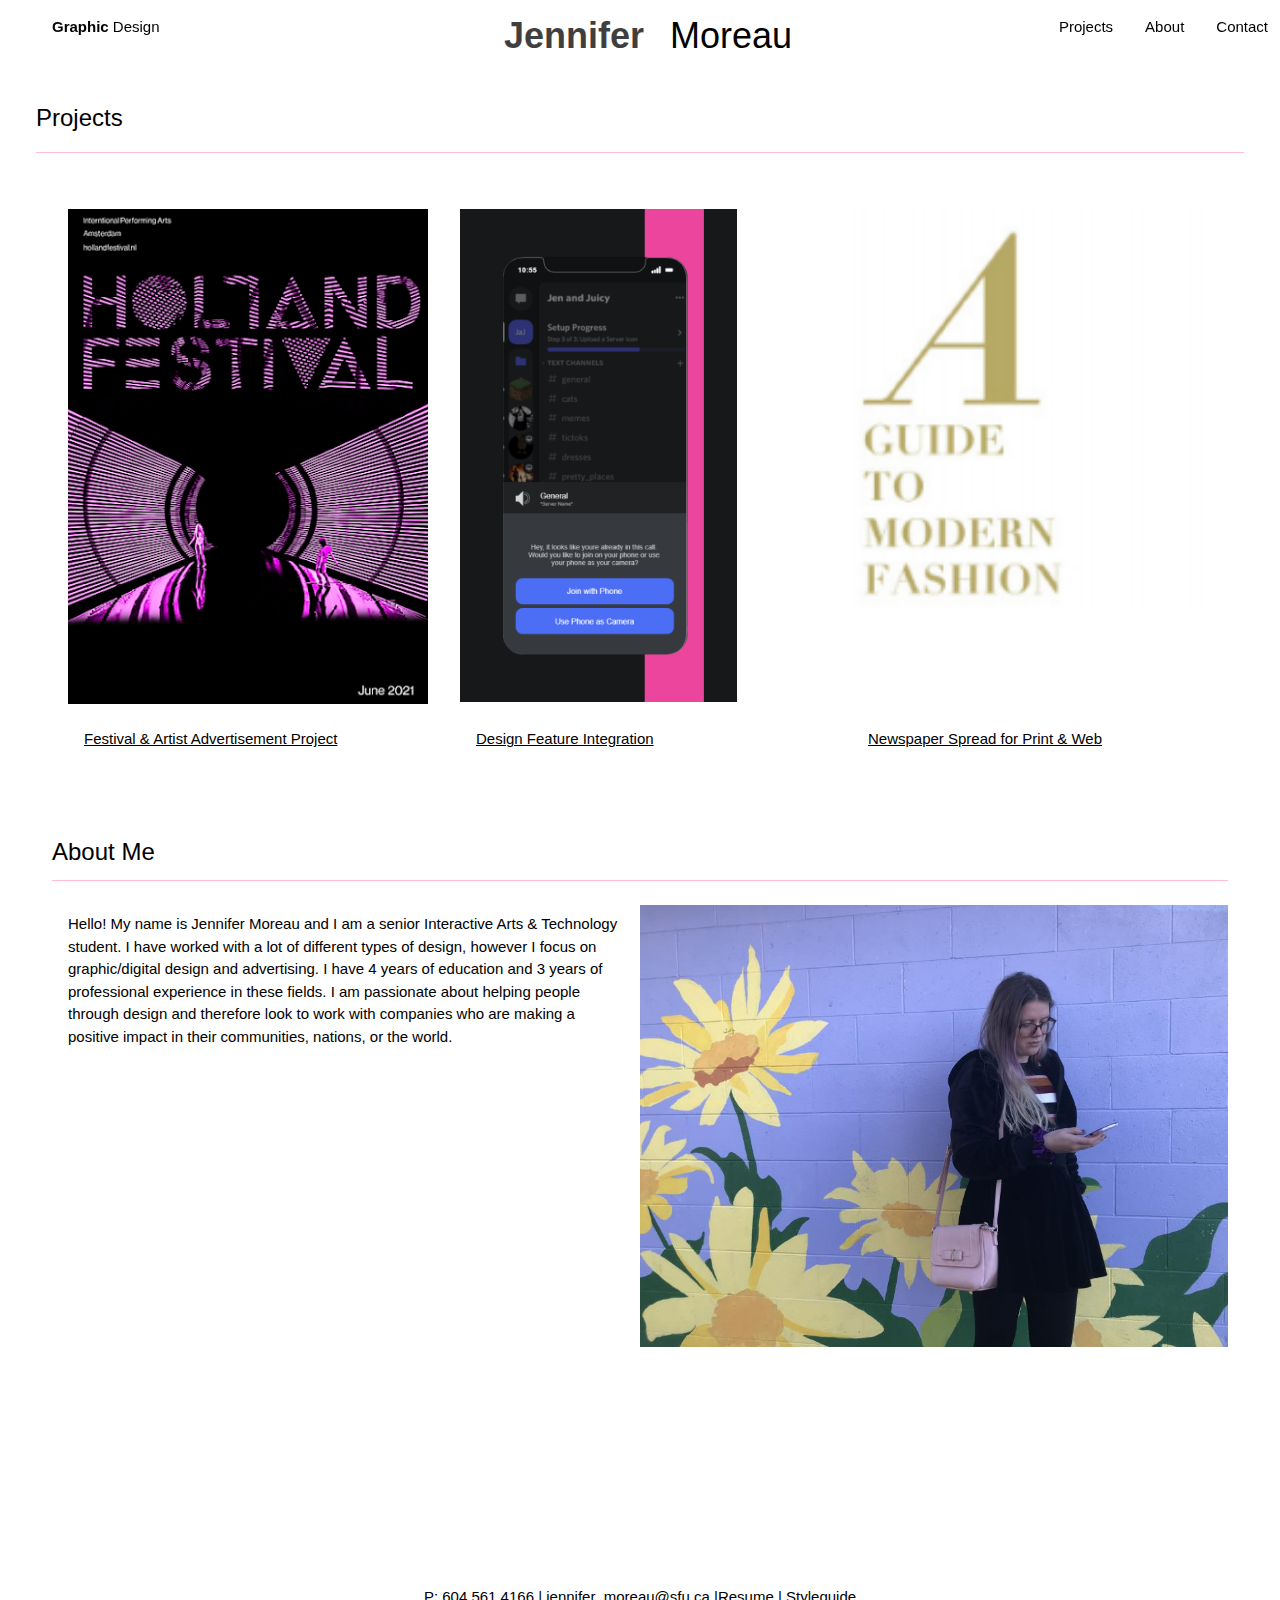
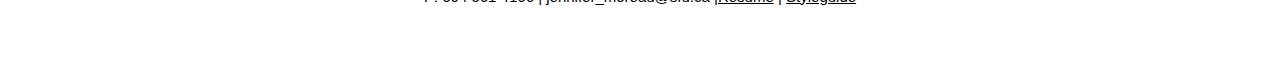
<file: index.html>
<!DOCTYPE html>
<html>
<head>
<title>CSS Template</title>
<meta charset="UTF-8">
<meta name="viewport" content="width=device-width, initial-scale=1">
<link rel="stylesheet" href="style.css">
</head>
<body>

<!-- Navbar (stay at top) -->
<div class="top">
  <div class="bar white wide padding card">
    <a href="#home" class="bar-item button"><b>Graphic</b> Design</a>
    <div class="right hide-small">
      <a href="#projects" class="bar-item button">Projects</a>
      <a href="#about" class="bar-item button">About</a>
      <a href="#contact" class="bar-item button">Contact</a>
    </div>
  </div>
</div>

<!-- Header -->
<header class="display-container content wide" style="max-width:1500px;" id="home">
  <div class="display-middle margin-top center">
    <h1 class="xxlarge text-white"><span class="padding black opacity-min"><b>Jennifer</b></span> <span class="hide-small text-light-pink">Moreau</span></h1>
  </div>
</header>

<!-- Page content -->
<div class="content padding" style="max-width:1564px">

  <!-- Project Section -->
  <div class="container padding-32" id="projects">
    <h3 class="border-bottom border-light-pink padding-16">Projects</h3>
  </div>

  <div class="row-padding">
    <div class="col l4 m6 margin-bottom">
      <div class="display-container">
        <div class="display-topleft black padding"></div>
        <img src="./assets/hollandfinal1.png" alt="festival" style="width:100%">
      </div>
    </div>
    <div class="col l4 m6 margin-bottom">
      <div class="display-container">
        <div class="display-topleft black padding"></div>
        <img src="./assets/ProposalCrop.png" alt="proposalimage" style="width:77%">
      </div>
    </div>
    <div class="col l4 m6 margin-bottom">
      <div class="display-container">
        <div class="display-topleft black padding"></div>
        <img src="./assets/mag logo.png" alt="paperspread" style="width:100%">
      </div>
    </div>
  </div>

  <div class="row-padding">
    <div class="col l4 m6 margin-bottom">
      <div class="display-container">
        <div class="display-topleft black padding"><a href="FestivalProject.html">Festival & Artist Advertisement Project</a></div>
      </div>
    </div>
    <div class="col l4 m6 margin-bottom">
      <div class="display-container">
        <div class="display-topleft black padding"><a href="FeatureProject.html">Design Feature Integration</a></div>
      </div>
    </div>
    <div class="col l4 m6 margin-bottom">
      <div class="display-container">
        <div class="display-topleft black padding"><a href="PrintProject.html">Newspaper Spread for Print & Web</a></div>
      </div>
    </div>
  </div>

  <!-- About Section -->
  <div class="row-padding">
  <div class="container padding-64" id="about">
    <h3 class="border-bottom border-light-pink padding-">About Me</h3>
    <div class="col l6 m6 margin-bottom">
      <div class="display-container">
        <div class="display-topleft black padding">Hello! My name is Jennifer Moreau and I am a senior Interactive Arts & Technology student. I have worked with a lot of different types of design, however I focus on graphic/digital design and advertising. I have 4 years of education and 3 years of professional experience in these fields. I am passionate about helping people through design and therefore look to work with companies who are making a positive impact in their communities, nations, or the world.</div>
      </div>
    </div>
        <div class="col l6 m6 margin-bottom">
      <div class="display-container">
        <div class="display-topleft black padding"></div>
        <img src="./assets/me.jpg" alt="me" style="width:100%">
      </div>
    </div>
  </div>
  </div>


  <!-- Contact Section -->
<div class="row-padding">
  <div class="container padding-64" id="contact">
  </div>
</div>


<!-- Footer -->
<footer class="center black padding-16">
  <p>P: 604 561 4166 | jennifer_moreau@sfu.ca |<a href="assets/Moreau_Jennifer_Resume.pdf">Resume</a> | <a href="styleguide.html">Styleguide</a></p>
</footer>

</body>
</html>
</file>
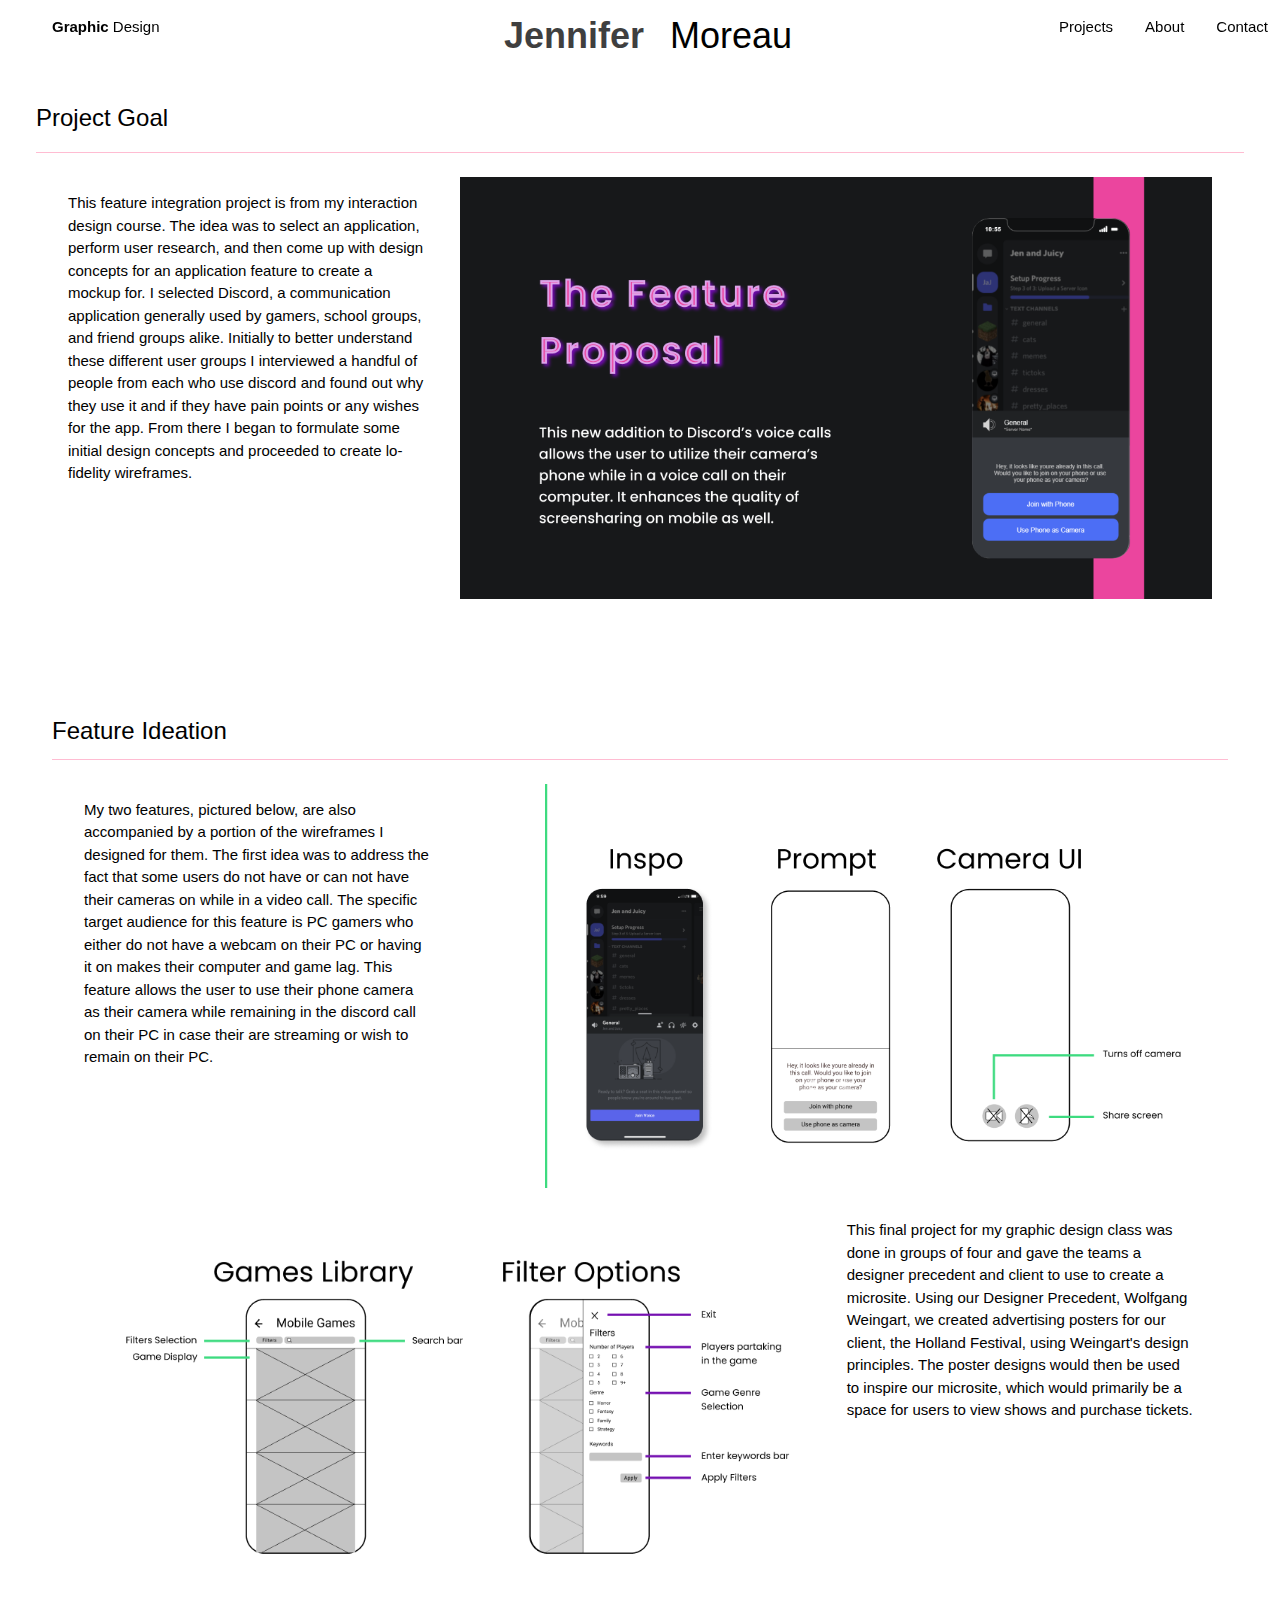
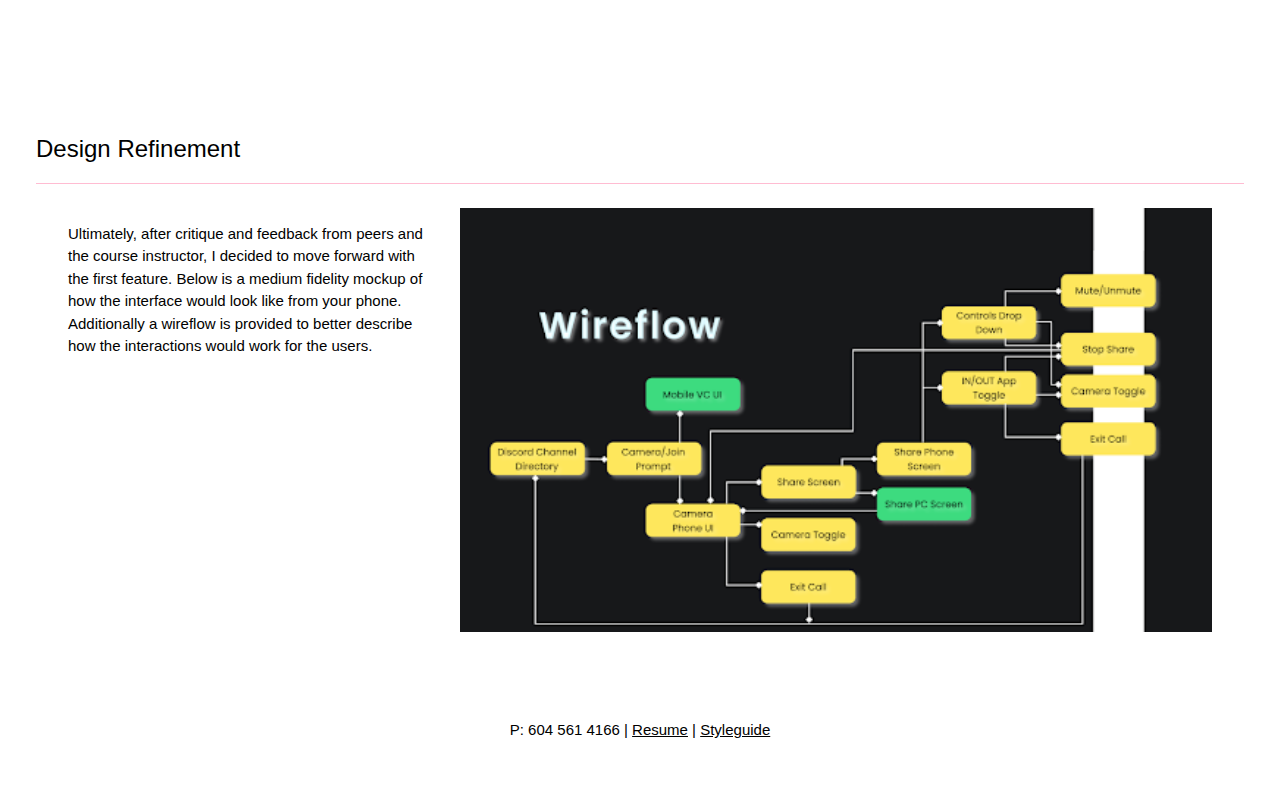
<file: FeatureProject.html>
<!DOCTYPE html>
<html>
<head>
<title>CSS Template</title>
<meta charset="UTF-8">
<meta name="viewport" content="width=device-width, initial-scale=1">
<link rel="stylesheet" href="style.css">
</head>
<body>

<!-- Navbar (stay at top) -->
<div class="top">
  <div class="bar white wide padding card">
    <a href="#home" class="bar-item button"><b>Graphic</b> Design</a>
    <div class="right hide-small">
      <a href="index.html" class="bar-item button">Projects</a>
      <a href="index.html" class="bar-item button">About</a>
      <a href="index.html" class="bar-item button">Contact</a>
    </div>
  </div>
</div>

<!-- Header -->
<header class="display-container content wide" style="max-width:1500px;" id="home">
  <div class="display-middle margin-top center">
    <h1 class="xxlarge text-white"><span class="padding black opacity-min"><b>Jennifer</b></span> <span class="hide-small text-light-pink">Moreau</span></h1>
  </div>
</header>

<!-- Page content -->
<div class="content padding" style="max-width:1564px">

  <!-- Project Section -->
  <div class="container padding-32" id="projects">
    <h3 class="border-bottom border-light-pink padding-16">Project Goal</h3>

   <div class="row-padding">
    <div class="col l4 m6 margin-bottom">
      <div class="display-container">
        <div class="display-topleft black padding"></div>
        <p> This feature integration project is from my interaction design course. The idea was to select an application, perform user research, and then come up with design concepts for an application feature to create a mockup for. I selected Discord, a communication application generally used by gamers, school groups, and friend groups alike. Initially to better understand these different user groups I interviewed a handful of people from each who use discord and found out why they use it and if they have pain points or any wishes for the app. From there I began to formulate some initial design concepts and proceeded to create lo-fidelity wireframes.</p>
      </div>
    </div>
    <div class="col l8 m6 margin-bottom">
      <div class="display-container">
        <div class="display-topleft black padding"></div>
        <img src="./assets/Proposal.png" alt="final2" style="width:100%">
      </div>
    </div>
  </div>
</div>

  <!-- About Section -->
  <div class="row-padding">
  <div class="container padding-32" id="about">
    <h3 class="border-bottom border-light-pink padding-">Feature Ideation</h3>
<div class="row-padding">
    <div class="col l4 m6 margin-bottom">
      <div class="display-container">
        <div class="display-topleft black padding"></div>
        <p> My two features, pictured below, are also accompanied by a portion of the wireframes I designed for them. The first idea was to address the fact that some users do not have or can not have their cameras on while in a video call. The specific target audience for this feature is PC gamers who either do not have a webcam on their PC or having it on makes their computer and game lag. This feature allows the user to use their phone camera as their camera while remaining in the discord call on their PC in case their are streaming or wish to remain on their PC.</p>
      </div>
    </div>
    <div class="col l8 m6 margin-bottom">
      <div class="display-container">
        <div class="display-topleft black padding"></div>
        <img src="./assets/Initial UI.png" alt="UI1" style="width:100%">
      </div>
    </div>
  </div>

<div class="row-padding">
<div class="col l8 m6 margin-bottom">
      <div class="display-container">
        <div class="display-topleft black padding"></div>
        <img src="./assets/Game UI.png" alt="UI2" style="width:100%">
      </div>
    </div>
    <div class="col l4 m6 margin-bottom">
      <div class="display-container">
        <div class="display-topleft black padding"></div>
        <p> This final project for my graphic design class was done in groups of four and gave the teams a designer precedent and client to use to create a microsite. Using our Designer Precedent, Wolfgang Weingart, we created advertising posters for our client, the Holland Festival, using Weingart's design principles. The poster designs would then be used to inspire our microsite, which would primarily be a space for users to view shows and purchase tickets.</p>
      </div>
    </div>
  </div>

  </div>
  </div>


  <!-- Contact Section -->
<div class="container padding-32" id="projects">
    <h3 class="border-bottom border-light-pink padding-16">Design Refinement</h3>

   <div class="row-padding">
    <div class="col l4 m6 margin-bottom">
      <div class="display-container">
        <div class="display-topleft black padding"></div>
        <p>Ultimately, after critique and feedback from peers and the course instructor, I decided to move forward with the first feature. Below is a medium fidelity mockup of how the interface would look like from your phone. Additionally a wireflow is provided to better describe how the interactions would work for the users.</p>
      </div>
    </div>
    <div class="col l8 m6 margin-bottom">
      <div class="display-container">
        <div class="display-topleft black padding"></div>
        <img src="./assets/featureWalkthrough.png" alt="final2" style="width:100%">
      </div>
    </div>
  </div>
</div>
</div>


<!-- Footer -->
<footer class="center black padding-16">
  <p>P: 604 561 4166 | <a href="assets/Moreau_Jennifer_Resume.pdf">Resume</a> | <a href="styleguide.html">Styleguide</a></p>
</footer>

</body>
</html>
</file>
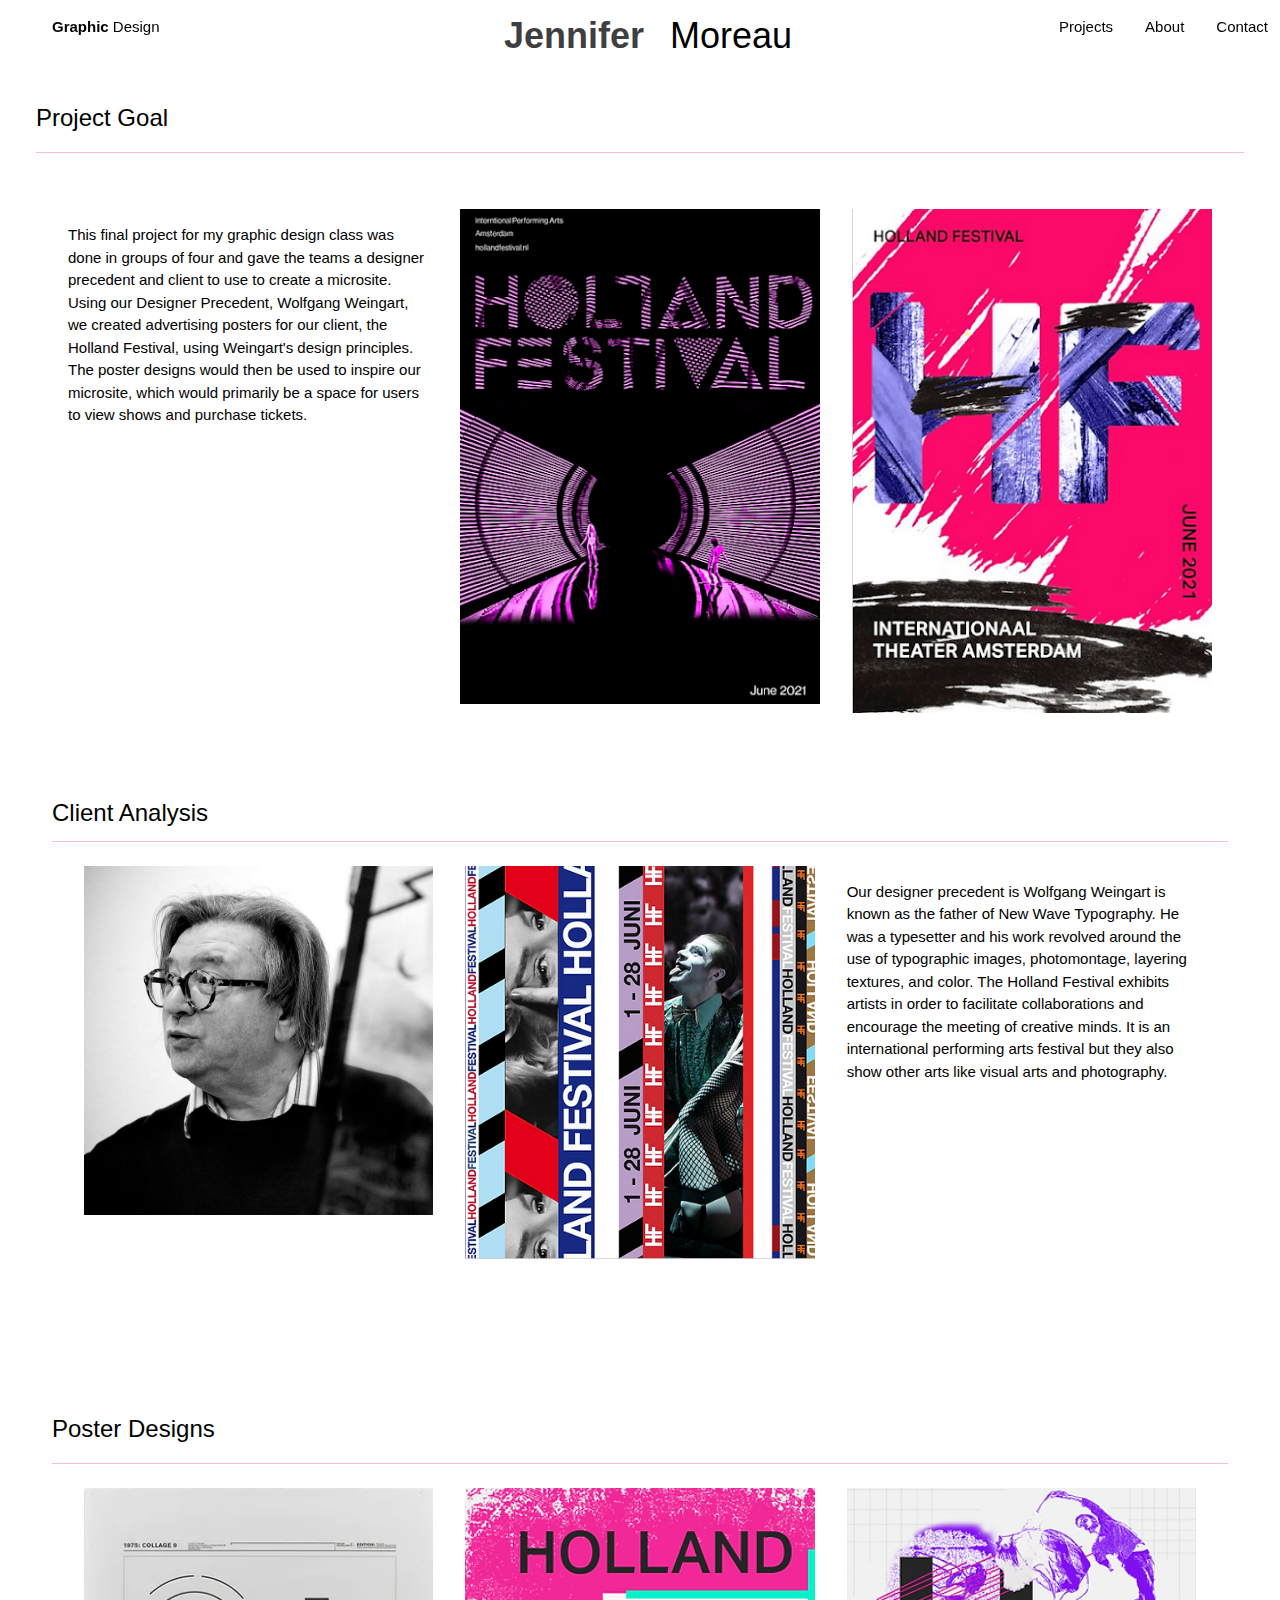
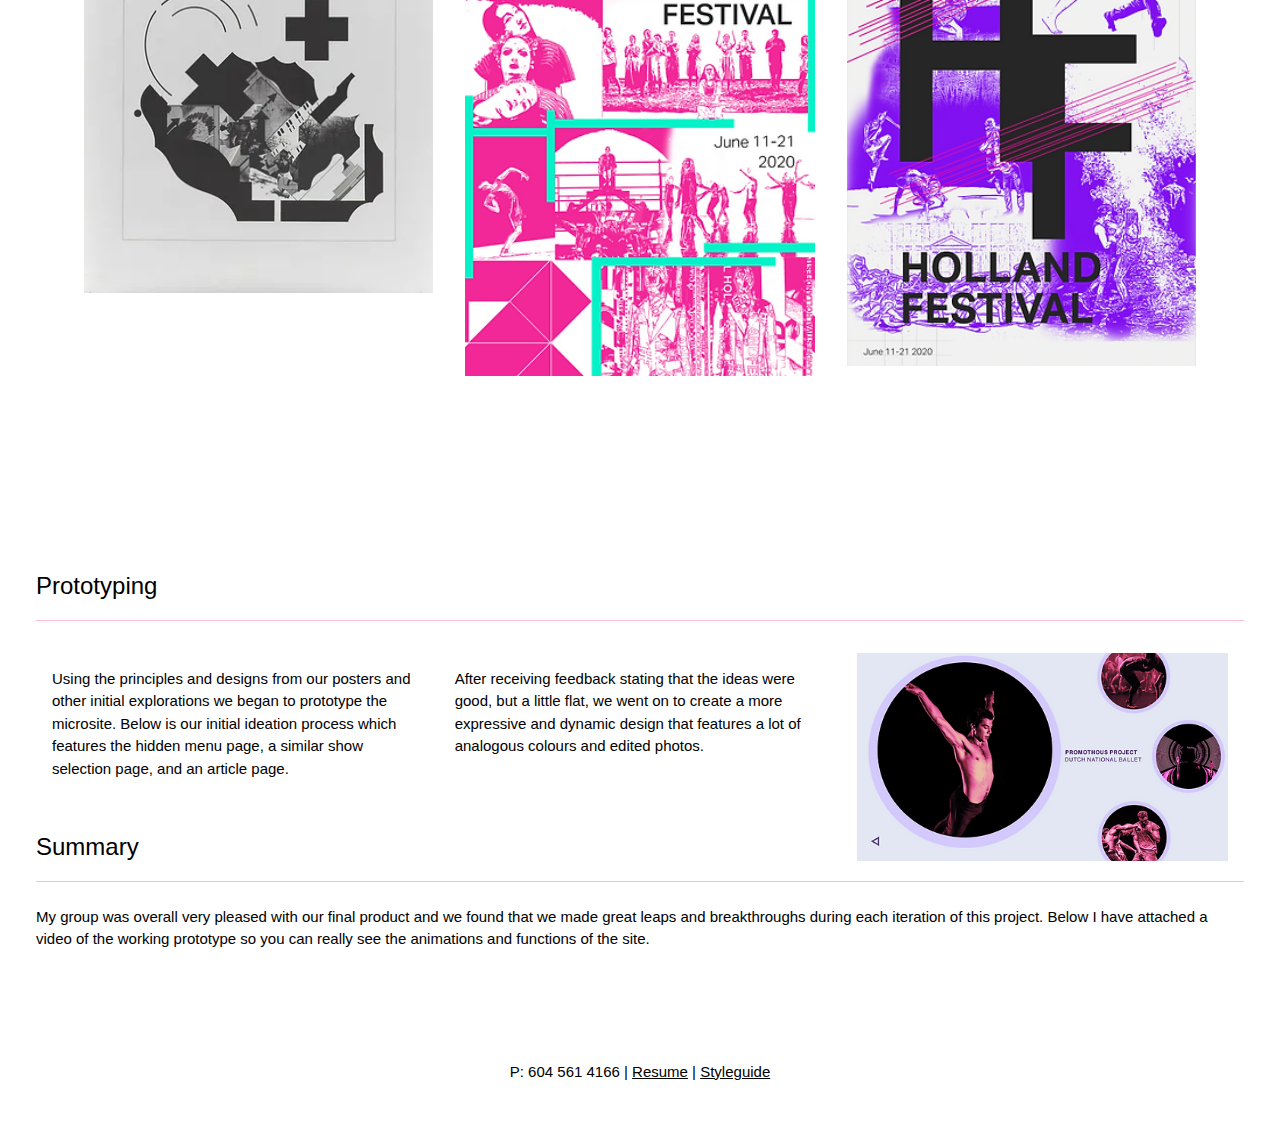
<file: FestivalProject.html>
<!DOCTYPE html>
<html>
<head>
<title>CSS Template</title>
<meta charset="UTF-8">
<meta name="viewport" content="width=device-width, initial-scale=1">
<link rel="stylesheet" href="style.css">
</head>
<body>

<!-- Navbar (stay at top) -->
<div class="top">
  <div class="bar white wide padding card">
    <a href="#home" class="bar-item button"><b>Graphic</b> Design</a>
    <div class="right hide-small">
      <a href="index.html" class="bar-item button">Projects</a>
      <a href="index.html" class="bar-item button">About</a>
      <a href="index.html" class="bar-item button">Contact</a>
    </div>
  </div>
</div>

<!-- Header -->
<header class="display-container content wide" style="max-width:1500px;" id="home">
  <div class="display-middle margin-top center">
    <h1 class="xxlarge text-white"><span class="padding black opacity-min"><b>Jennifer</b></span> <span class="hide-small text-light-pink">Moreau</span></h1>
  </div>
</header>

<!-- Page content -->
<div class="content padding" style="max-width:1564px">

  <!-- Project Section -->
  <div class="container padding-32" id="projects">
    <h3 class="border-bottom border-light-pink padding-16">Project Goal</h3>
  </div>

  <div class="row-padding">
    <div class="col l4 m6 margin-bottom">
      <div class="display-container">
        <div class="display-topleft black padding"></div>
        <p> This final project for my graphic design class was done in groups of four and gave the teams a designer precedent and client to use to create a microsite. Using our Designer Precedent, Wolfgang Weingart, we created advertising posters for our client, the Holland Festival, using Weingart's design principles. The poster designs would then be used to inspire our microsite, which would primarily be a space for users to view shows and purchase tickets.</p>
      </div>
    </div>
    <div class="col l4 m6 margin-bottom">
      <div class="display-container">
        <div class="display-topleft black padding"></div>
        <img src="./assets/hollandfinal1.png" alt="final1" style="width:100%">
      </div>
    </div>
    <div class="col l4 m6 margin-bottom">
      <div class="display-container">
        <div class="display-topleft black padding"></div>
        <img src="./assets/hollandfinal2.png" alt="final2" style="width:100%">
      </div>
    </div>
  </div>

  <!-- About Section -->
  <div class="row-padding">
  <div class="container padding-32" id="about">
    <h3 class="border-bottom border-light-pink padding-">Client Analysis</h3>
  <div class="row-padding">
    <div class="col l4 m6 margin-bottom">
      <div class="display-container">
        <div class="display-topleft black padding"></div>
        <img src="./assets/weingart.jpeg" alt="proposalimage" style="width:100%">
      </div>
    </div>
    <div class="col l4 m6 margin-bottom">
      <div class="display-container">
        <div class="display-topleft black padding"></div>
        <img src="./assets/hollandog.png" alt="paperspread" style="width:100%">
      </div>
    </div>
    <div class="col l4 m6 margin-bottom">
      <div class="display-container">
        <div class="display-topleft black padding"></div>
        <p> Our designer precedent is Wolfgang Weingart is known as the father of New Wave Typography. He was a typesetter and his work revolved around the use of typographic images, photomontage, layering textures, and color. The Holland Festival exhibits artists in order to facilitate collaborations and encourage the meeting of creative minds. It is an international performing arts festival but they also show other arts like visual arts and photography.
</p>
      </div>
    </div>
  </div>
  </div>
  </div>


  <!-- Contact Section -->
<div class="row-padding">
  <div class="container padding-64" id="contact">
    <h3 class="border-bottom border-light-pink padding-16">Poster Designs</h3>
    <div class="row-padding">
    <div class="col l4 m6 margin-bottom">
      <div class="display-container">
        <div class="display-topleft black padding"></div>
        <img src="./assets/weingart work2.png" alt="proposalimage" style="width:100%">
      </div>
    </div>
    <div class="col l4 m6 margin-bottom">
      <div class="display-container">
        <div class="display-topleft black padding"></div>
        <img src="./assets/holland1.png" alt="paperspread" style="width:100%">
      </div>
    </div>
    <div class="col l4 m6 margin-bottom">
      <div class="display-container">
        <div class="display-topleft black padding"></div>
        <img src="./assets/holland2.png" alt="paperspread" style="width:100%">
      </div>
    </div>
  </div>
  </div>
  </div>
</div>

 <!-- Prototype Section -->
<div class="row-padding">
  <div class="container padding-64" id="contact">
    <h3 class="border-bottom border-light-pink padding-16">Prototyping</h3>
    <div class="col l4 m6 margin-bottom">
      <div class="display-container">
        <div class="display-topleft black padding"><p> Using the principles and designs from our posters and other initial explorations we began to prototype the microsite. Below is our initial ideation process which features the hidden menu page, a similar show selection page, and an article page.</p></div>
      </div>
    </div>
      <div class="col l4 m6 margin-bottom">
      <div class="display-container">
        <div class="display-topleft black padding"><p> After receiving feedback stating that the ideas were good, but a little flat, we went on to create a more expressive and dynamic design that features a lot of analogous colours and edited photos. </p></div>
      </div>
    </div>
      <div class="col l4 m6 margin-bottom">
      <div class="display-container">
        <div class="display-topleft black padding"><img src="./assets/festivalproto1.png" alt="proto1" style="width:100%"></div>
      </div>
    </div>
  </div>
  </div>
</div>

 <!-- Summary Section -->
<div class="row-padding">
  <div class="container padding-64" id="contact">
    <h3 class="border-bottom border-light-pink padding-16">Summary</h3>
    <p>My group was overall very pleased with our final product and we found that we made great leaps and breakthroughs during each iteration of this project. Below I have attached a video of the working prototype so you can really see the animations and functions of the site. </p>
  </div>
  </div>
</div>

<!-- Footer -->
<footer class="center black padding-16">
  <p>P: 604 561 4166 | <a href="assets/Moreau_Jennifer_Resume.pdf">Resume</a> | <a href="styleguide.html">Styleguide</a></p>
</footer>

</body>
</html>
</file>
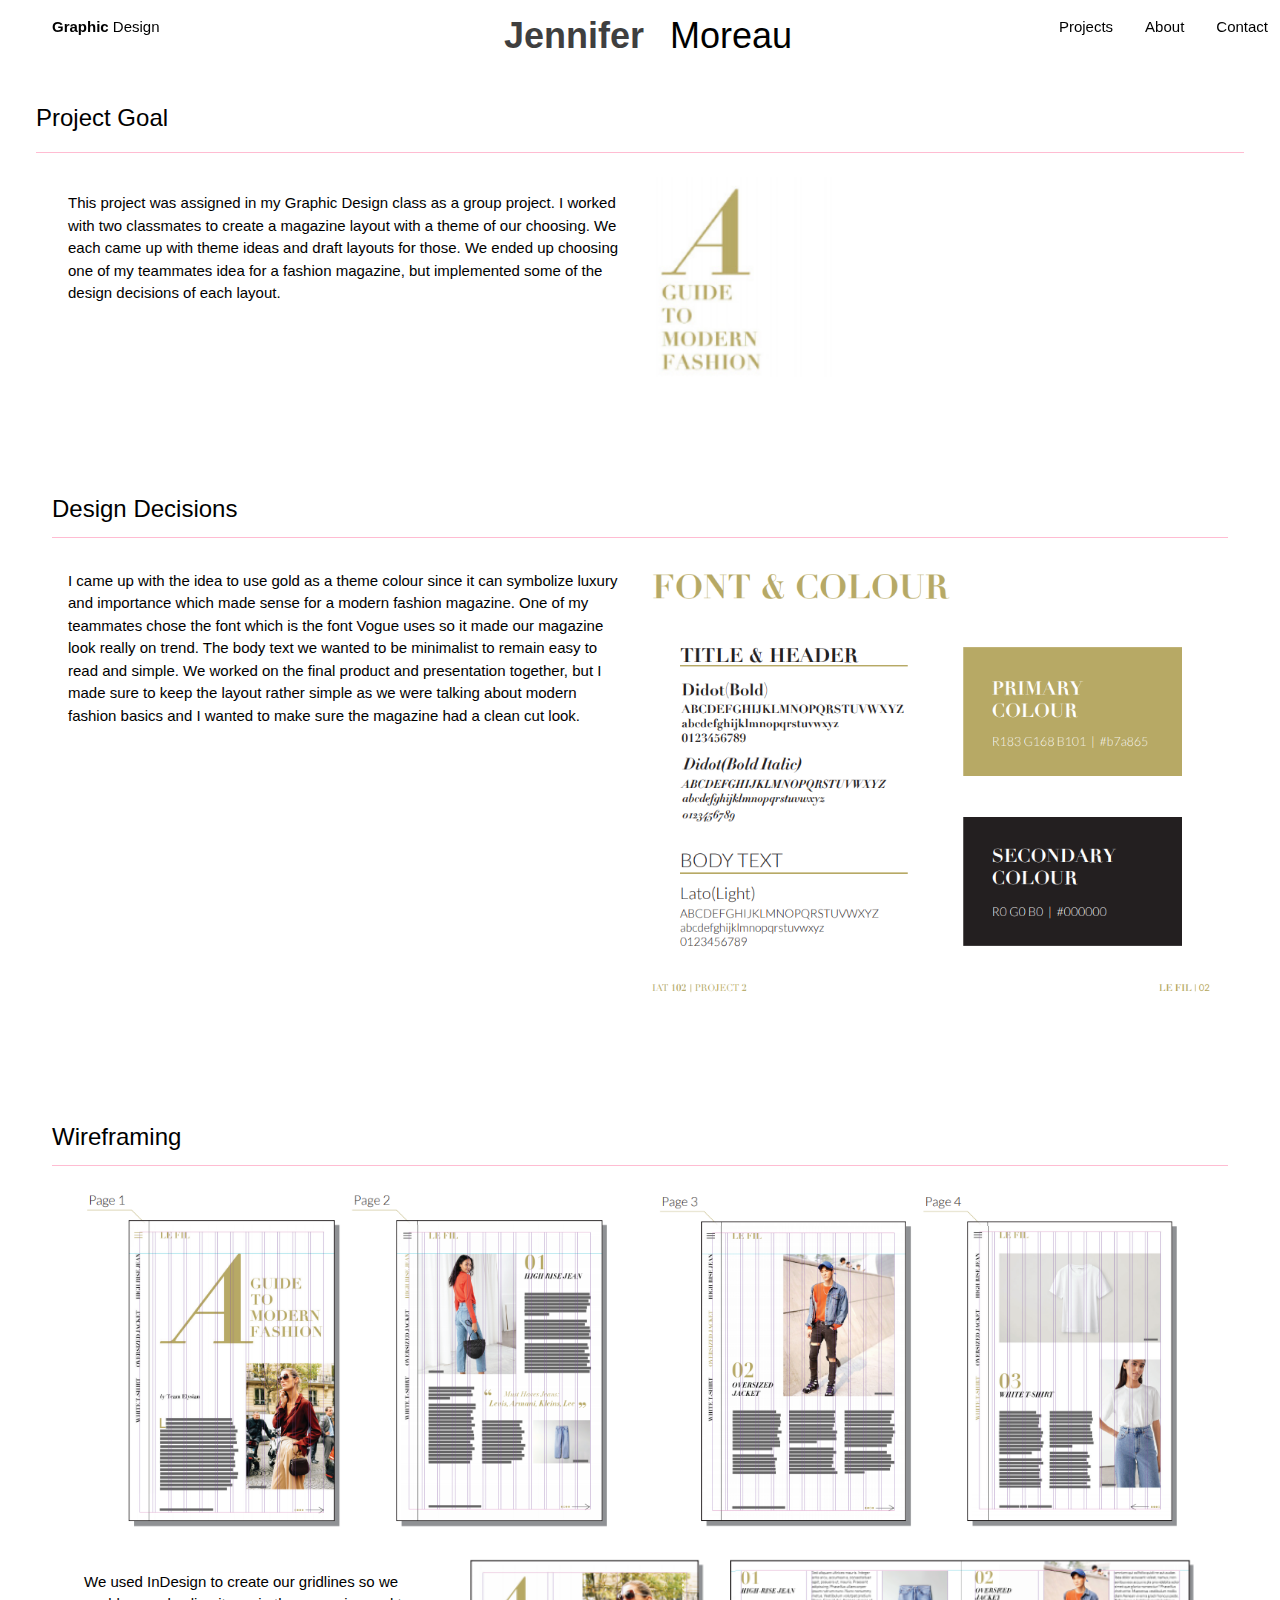
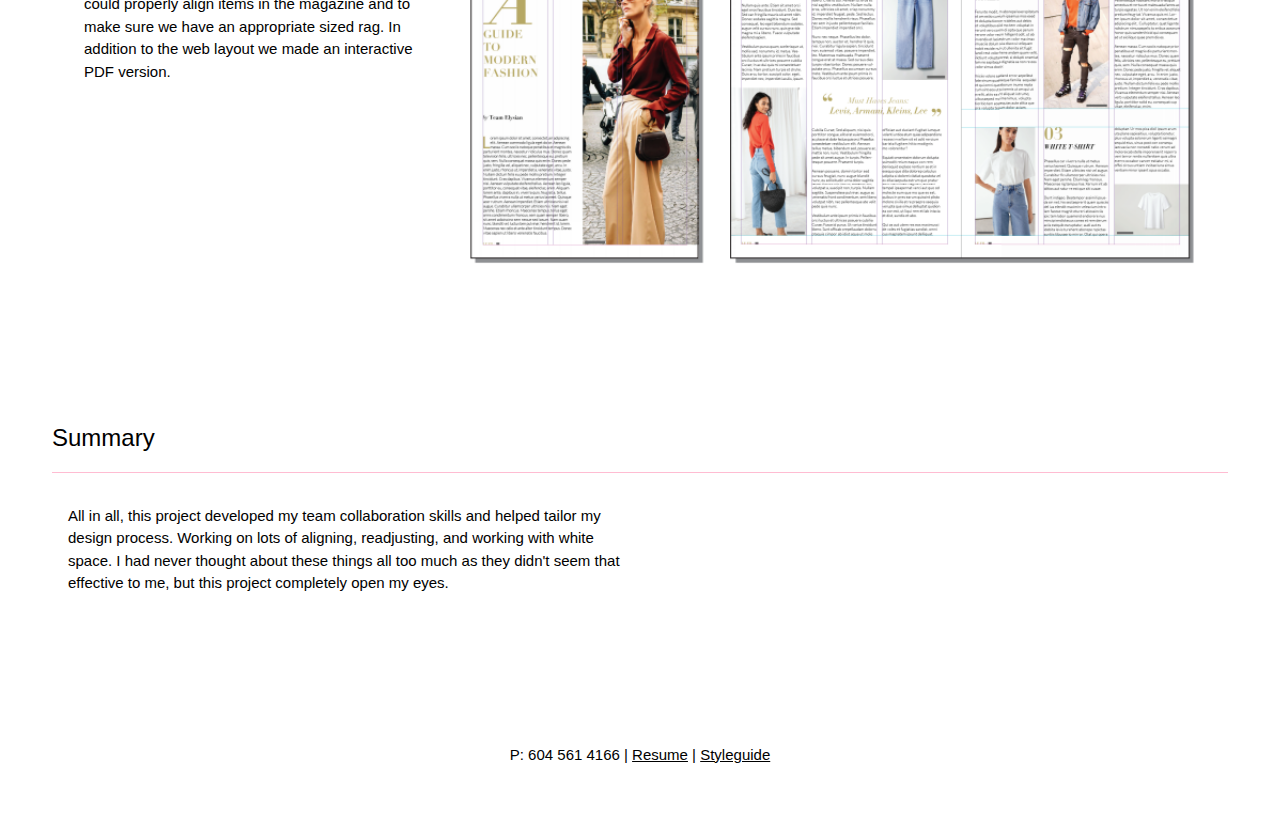
<file: PrintProject.html>
<!DOCTYPE html>
<html>
<head>
<title>CSS Template</title>
<meta charset="UTF-8">
<meta name="viewport" content="width=device-width, initial-scale=1">
<link rel="stylesheet" href="style.css">
</head>
<body>

<!-- Navbar (stay at top) -->
<div class="top">
  <div class="bar white wide padding card">
    <a href="#home" class="bar-item button"><b>Graphic</b> Design</a>
    <div class="right hide-small">
      <a href="index.html" class="bar-item button">Projects</a>
      <a href="index.html" class="bar-item button">About</a>
      <a href="index.html" class="bar-item button">Contact</a>
    </div>
  </div>
</div>

<!-- Header -->
<header class="display-container content wide" style="max-width:1500px;" id="home">
  <div class="display-middle margin-top center">
    <h1 class="xxlarge text-white"><span class="padding black opacity-min"><b>Jennifer</b></span> <span class="hide-small text-light-pink">Moreau</span></h1>
  </div>
</header>

<!-- Page content -->
<div class="content padding" style="max-width:1564px">

  <!-- Project Section -->
  <div class="container padding-32" id="projects">
    <h3 class="border-bottom border-light-pink padding-16">Project Goal</h3>
    <div class="row-padding">
    <div class="col l6 m6 margin-bottom">
      <div class="display-container">
        <div class="display-topleft black padding"></div>
        <p> This project was assigned in my Graphic Design class as a group project. I worked with two classmates to create a magazine layout with a theme of our choosing. We each came up with theme ideas and draft layouts for those. We ended up choosing one of my teammates idea for a fashion magazine, but implemented some of the design decisions of each layout.</p>
      </div>
    </div>
    <div class="col l4 m6 margin-bottom">
      <div class="display-container">
        <div class="display-topleft black padding"></div>
        <img src="./assets/mag logo.png" alt="final1" style="width:50%">
      </div>
    </div>
  </div>
  </div>

  <!-- About Section -->
  <div class="row-padding">
  <div class="container padding-32" id="about">
    <h3 class="border-bottom border-light-pink padding-">Design Decisions </h3>
    <div class="col l6 m6 margin-bottom">
      <div class="display-container">
        <div class="display-topleft black padding">I came up with the idea to use gold as a theme colour since it can symbolize luxury and importance which made sense for a modern fashion magazine. One of my teammates chose the font which is the font Vogue uses so it made our magazine look really on trend. The body text we wanted to be minimalist to remain easy to read and simple. We worked on the final product and presentation together, but I made sure to keep the layout rather simple as we were talking about modern fashion basics and I wanted to make sure the magazine had a clean cut look. </div>
      </div>
    </div>
        <div class="col l6 m6 margin-bottom">
      <div class="display-container">
        <div class="display-topleft black padding"></div>
        <img src="./assets/mag fonts.png" alt="fonts" style="width:100%">
      </div>
    </div>
  </div>
  </div>


  <!-- Wireframe Section -->
  <div class="row-padding">
  <div class="container padding-32" id="about">
    <h3 class="border-bottom border-light-pink padding-">Wireframing</h3>
<div class="row-padding">
    <div class="col l6 m6 margin-bottom">
      <div class="display-container">
        <div class="display-topleft black padding"></div>
        <img src="./assets/web grids.png" alt="web grids" style="width:100%">
      </div>
    </div>
     <div class="col l6 m6 margin-bottom">
      <div class="display-container">
        <div class="display-topleft black padding"></div>
        <img src="./assets/web grids 2.png" alt="web grids 2" style="width:100%">
      </div>
    </div>
  </div>

<div class="row-padding">
    <div class="col l4 m6 margin-bottom">
      <div class="display-container">
        <div class="display-topleft black padding"></div>
        <p> We used InDesign to create our gridlines so we could properly align items in the magazine and to make sure we have an appropriate sized rag. In addition to the web layout we made an interactive PDF version.</p>
      </div>
    </div>
    <div class="col l8 m6 margin-bottom">
      <div class="display-container">
        <div class="display-topleft black padding"></div>
        <img src="./assets/mag grids.png" alt="maggrids" style="width:100%">
      </div>
    </div>
  </div>

  </div>
  </div>


    <!-- Summary Section -->
<div class="row-padding">
  <div class="container padding-64" id="contact">
    <h3 class="border-bottom border-light-pink padding-16">Summary</h3>
    <div class="col l6 m6 margin-bottom">
      <div class="display-container">
        <div class="display-topleft black padding">All in all, this project developed my team collaboration skills and helped tailor my design process. Working on lots of aligning, readjusting, and working with white space. I had never thought about these things all too much as they didn't seem that effective to me, but this project completely open my eyes.</div>
      </div>
    </div>
  </div>
  </div>

</div>

<div class="row-padding">
  <div class="container padding-64" id="contact">
  </div>
</div>

<!-- Footer -->
<footer class="center black padding-16">
  <p>P: 604 561 4166 | <a href="assets/Moreau_Jennifer_Resume.pdf">Resume</a> | <a href="styleguide.html">Styleguide</a></p>
</footer>

</body>
</html>
</file>
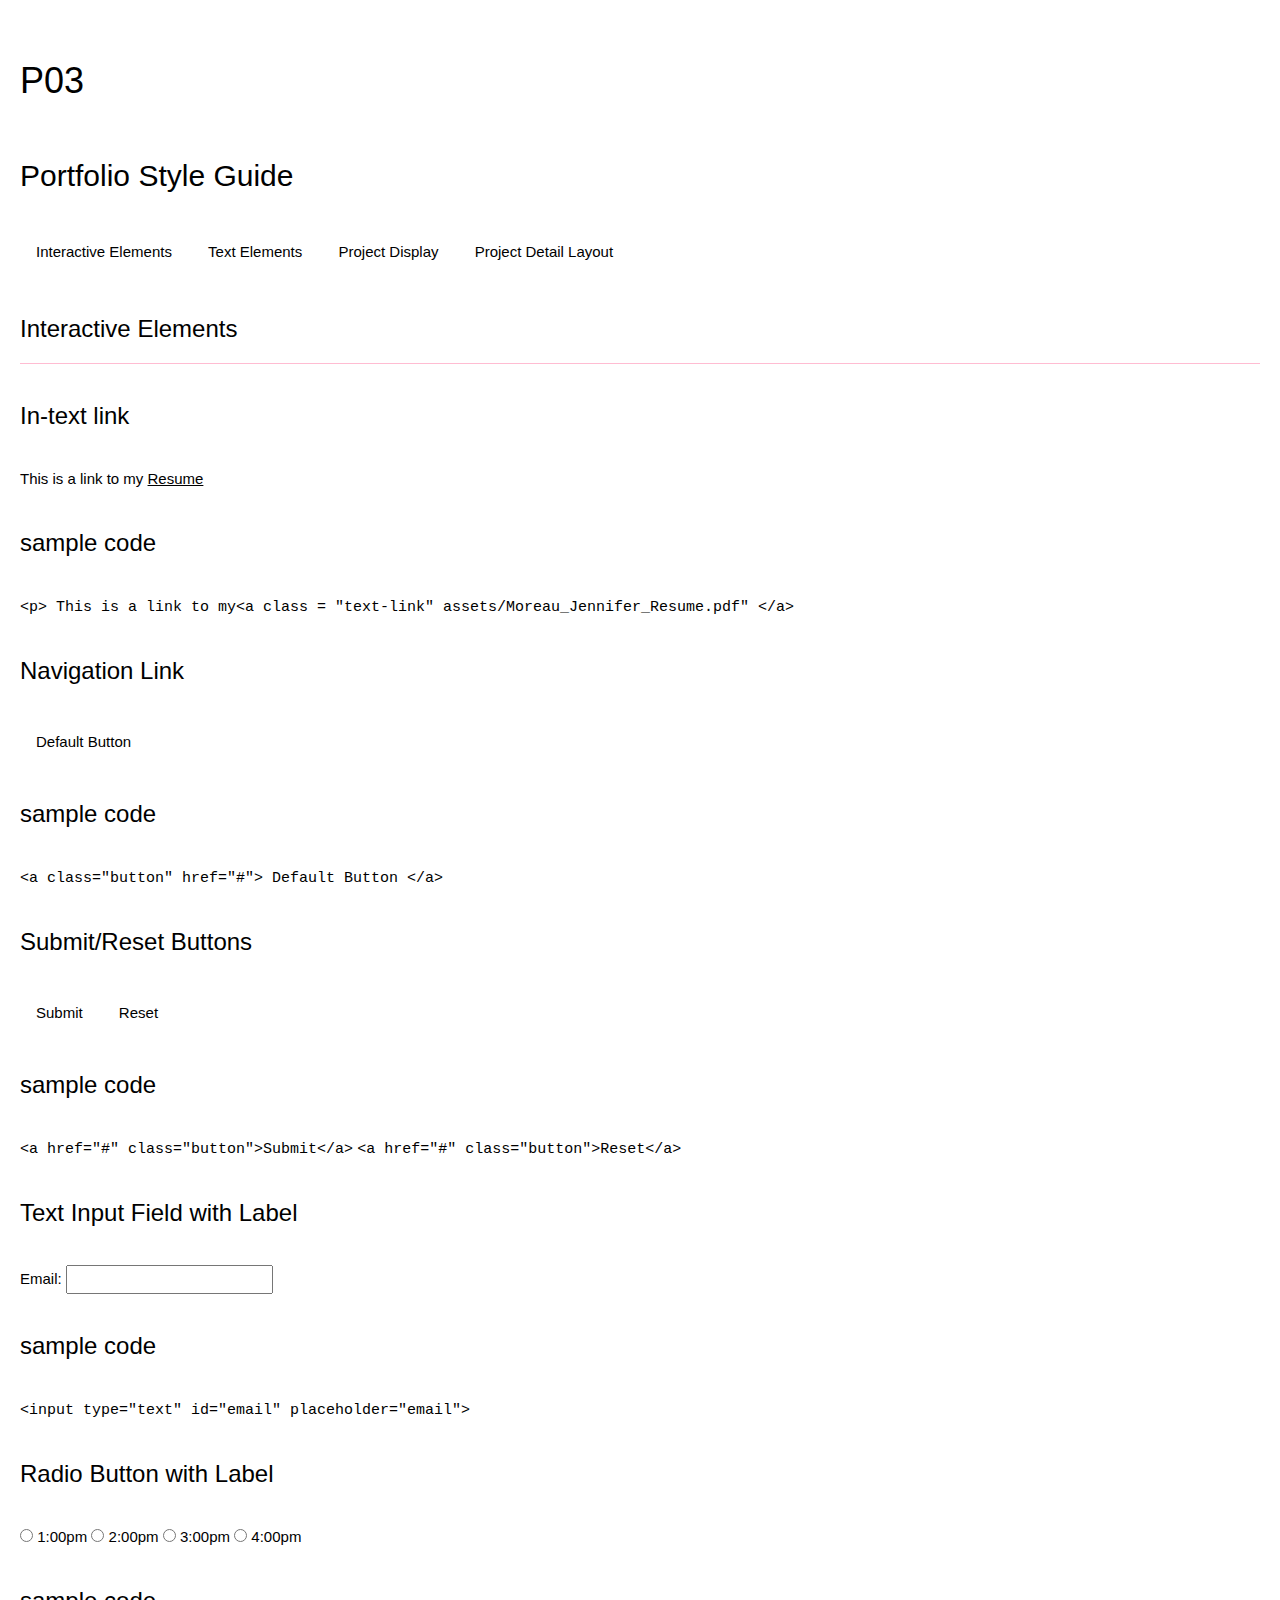
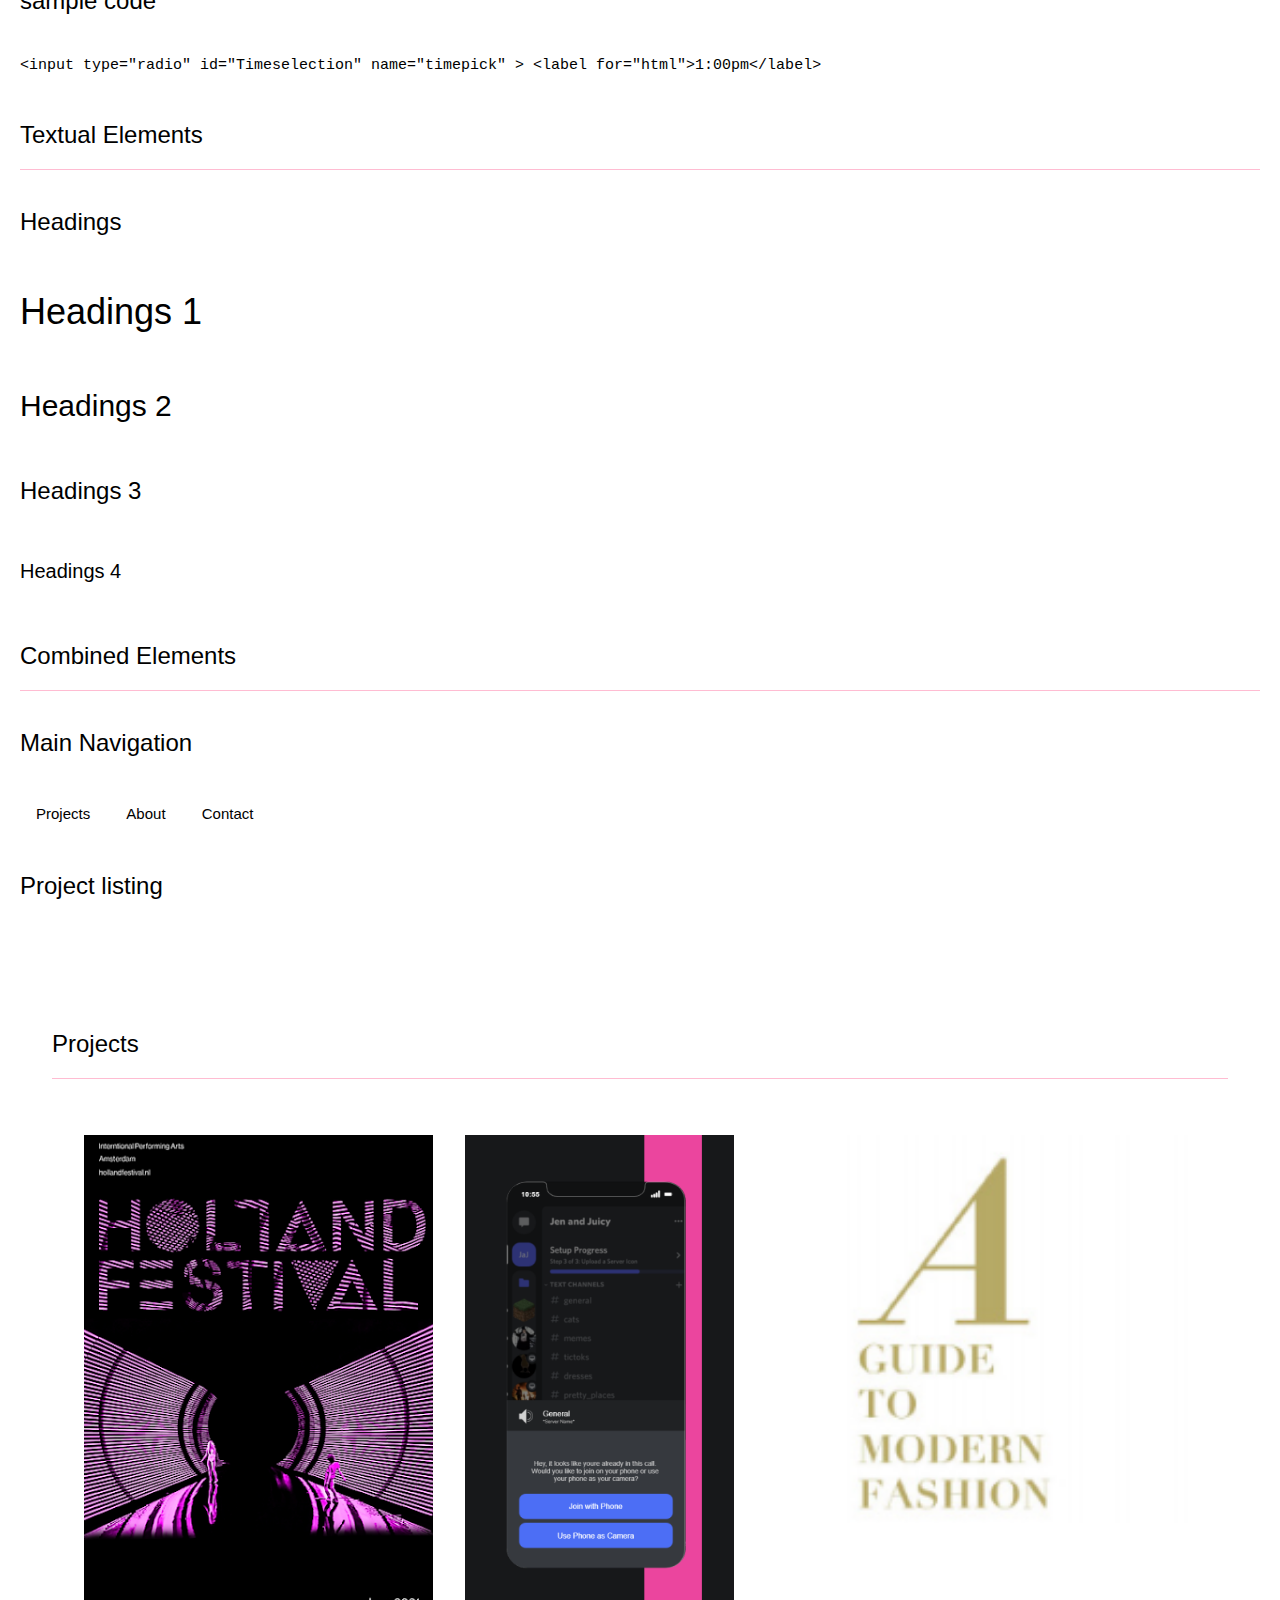
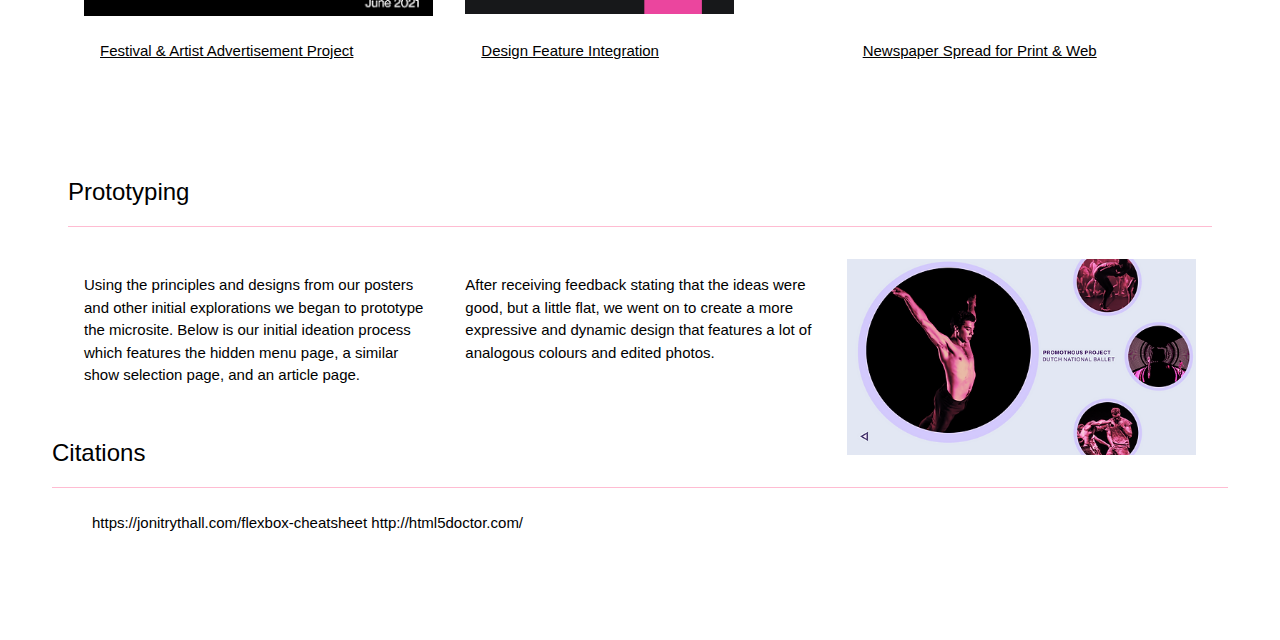
<file: styleguide.html>
<!DOCTYPE html>
<html lang="en">

  <head>

    <meta charset="utf-8">
    <title>Portfolio Style Guide</title>
    <meta name="viewport" content="width=device-width, initial-scale=1.0">
    <link href="style.css" rel="stylesheet">

  </head>

  <body>

    <header>
      <h1>P03</h1>
      <h2> Portfolio Style Guide </h2>

    </header>

      <nav> 
        <a class="button" href="interactive_elements">Interactive Elements</a>  
        <a class="button" href="text_elements">Text Elements</a>
        <a class="button" section id="combined_elements">Project Display</a>
        <a class="button" href="#">Project Detail Layout</a>
      </nav>



    <!-- INTERACTIVE ELEMENTS SECTION // -->
    <section id="interactive_elements">
       <h3 class="border-bottom border-light-pink padding-16">Interactive Elements</h3>


      <section class="element">
        <h3>In-text link</h3>
        <p>This is a link to my <a href="assets/Moreau_Jennifer_Resume.pdf">Resume</a></p>

        <h3>sample code</h3>
        <code> &lt;p&gt; This is a link to my&lt;a class = "text-link" assets/Moreau_Jennifer_Resume.pdf" &lt;/a&gt; </code>

      </section>


      <!-- Default Button styling section -->
      <section class="element">

        <h3>Navigation Link</h3>

        <a class="button" href="#">Default Button</a>

        <h3>sample code</h3>
        <code> &lt;a class="button" href="#"&gt; Default Button &lt;/a&gt;    </code>
      </section>


      <section class="element">
        <h3>Submit/Reset Buttons</h3>
        <a class="button" href="#">Submit</a>
        <a class="button" href="#">Reset</a>
        <h3>sample code</h3>
        <code>&lt;a href="#" class="button"&gt;Submit&lt;/a&gt;</code>

     
        <code>&lt;a href="#" class="button"&gt;Reset&lt;/a&gt;</code>
      </section>


      <section class="element">
        <h3>Text Input Field with Label</h3>

        <form>
          <label for="contactEmail">Email:</label>
          <input type="text" id="email" name="email">
        </form>

        <h3>sample code</h3>
        <code> &lt;input type="text" id="email" placeholder="email"&gt;</code>

      </section>


      <section class="element">
        <h3>Radio Button with Label</h3>
        <input type="radio" id="Timeselection" name="timepick">
        <label for="html">1:00pm</label>
        <input type="radio" id="Timeselection" name="timepick">
        <label for="html">2:00pm</label>
        <input type="radio" id="Timeselection" name="timepick">
        <label for="html">3:00pm</label>
        <input type="radio" id="Timeselection" name="timepick">
        <label for="html">4:00pm</label>

        <h3>sample code</h3>
        <code>
        &lt;input type="radio" id="Timeselection" name="timepick" &gt;
          &lt;label for="html"&gt;1:00pm&lt;/label&gt;
        </code>


      </section>



    </section>

    <!-- TEXT ELEMENTS SECTION // -->
    <section id="text_elements">
      <h3 class="border-bottom border-light-pink padding-16">Textual Elements</h3>

      <section class="element">
        <h3>Headings</h3>
        <h1>Headings 1</h1>
        <h2>Headings 2</h2>
        <h3>Headings 3</h3>
        <h4>Headings 4</h4>

      </section>

    </section>

    <!-- COMBINED ELEMENTS SECTION // -->
    <section id="combined_elements">
       <h3 class="border-bottom border-light-pink padding-16">Combined Elements</h3>

      <section class="element">
        <h3>Main Navigation</h3>
        <a class="button" href="#">Projects</a>
        <a class="button" href="#">About</a>
        <a class="button" href="#">Contact</a>
      </section>
    </section>

<section id = "listings" class = "element">

  <h3>Project listing</h3>
  <div class="content padding" style="max-width:1564px">
<!-- Page content -->
<div class="content padding" style="max-width:1564px">

  <!-- Project Section -->
  <div class="container padding-32" id="projects">
    <h3 class="border-bottom border-light-pink padding-16">Projects</h3>
  </div>

  <div class="row-padding">
    <div class="col l4 m6 margin-bottom">
      <div class="display-container">
        <div class="display-topleft black padding"></div>
        <img src="./assets/hollandfinal1.png" alt="festival" style="width:100%">
      </div>
    </div>
    <div class="col l4 m6 margin-bottom">
      <div class="display-container">
        <div class="display-topleft black padding"></div>
        <img src="./assets/ProposalCrop.png" alt="proposalimage" style="width:77%">
      </div>
    </div>
    <div class="col l4 m6 margin-bottom">
      <div class="display-container">
        <div class="display-topleft black padding"></div>
        <img src="./assets/mag logo.png" alt="paperspread" style="width:100%">
      </div>
    </div>
  </div>

  <div class="row-padding">
    <div class="col l4 m6 margin-bottom">
      <div class="display-container">
        <div class="display-topleft black padding"><a href="FestivalProject.html">Festival & Artist Advertisement Project</a></div>
      </div>
    </div>
    <div class="col l4 m6 margin-bottom">
      <div class="display-container">
        <div class="display-topleft black padding"><a href="FeatureProject.html">Design Feature Integration</a></div>
      </div>
    </div>
    <div class="col l4 m6 margin-bottom">
      <div class="display-container">
        <div class="display-topleft black padding"><a href="PrintProject.html">Newspaper Spread for Print & Web</a></div>
      </div>
    </div>
  </div>


<section id="apply_form">
<br>
  <!-- Prototype Section -->
<div class="row-padding">
  <div class="container padding-64" id="contact">
    <h3 class="border-bottom border-light-pink padding-16">Prototyping</h3>
    <div class="col l4 m6 margin-bottom">
      <div class="display-container">
        <div class="display-topleft black padding"><p> Using the principles and designs from our posters and other initial explorations we began to prototype the microsite. Below is our initial ideation process which features the hidden menu page, a similar show selection page, and an article page.</p></div>
      </div>
    </div>
      <div class="col l4 m6 margin-bottom">
      <div class="display-container">
        <div class="display-topleft black padding"><p> After receiving feedback stating that the ideas were good, but a little flat, we went on to create a more expressive and dynamic design that features a lot of analogous colours and edited photos. </p></div>
      </div>
    </div>
      <div class="col l4 m6 margin-bottom">
      <div class="display-container">
        <div class="display-topleft black padding"><img src="./assets/festivalproto1.png" alt="proto1" style="width:100%"></div>
      </div>
    </div>
  </div>
  </div>

    <section id="citations">
      <div class="container padding-64" id="contact">
      <h3 class="border-bottom border-light-pink padding-16">Citations</h3>

      <ul>

        https://jonitrythall.com/flexbox-cheatsheet

        http://html5doctor.com/
      </ul>
</div>
    </section>
  </body>
</html>
</file>
<file: style.css>
html{
    box-sizing:border-box
}

*,*:before,*:after{
    box-sizing:inherit
}

html{
    -ms-text-size-adjust:100%;
    -webkit-text-size-adjust:100%
}

body{
    margin:0
}

article,aside,details,figcaption,figure,footer,header,main,menu,nav,section{
    display:block
}

summary{
    display:list-item
}

audio,canvas,progress,video{
    display:inline-block
}

progress{
    vertical-align:baseline
}

[hidden],template{
    display:none
}

a{
    background-color:transparent
}

a:active,a:hover{
    outline-width:0
}

b,strong{
    font-weight:bolder
}

dfn{
    font-style:italic
}

mark{
    background:#ff0;
    color:#000
}

small{
    font-size:80%
}

sub,sup{
    font-size:75%;
    line-height:0;
    position:relative;
    vertical-align:baseline
}

sub{
    bottom:-0.25em
}

sup{
    top:-0.5em
}

figure{
    margin:1em 40px
}

img{
    border-style:none
}

code{
    font-family:monospace,monospace;
    font-size:1em
}

hr{
    box-sizing:content-box;
    height:0;
    overflow:visible
}

button,input,select,textarea,optgroup{
    font:inherit;
    margin:0
}


button,input{
    overflow:visible
}

button,select{
    text-transform:none
}

button,[type=button],[type=reset],[type=submit]{
    -webkit-appearance:button
}

button::-moz-focus-inner,[type=button]::-moz-focus-inner,[type=reset]::-moz-focus-inner,[type=submit]::-moz-focus-inner{
    border-style:none;padding:0
}

button:-moz-focusring,[type=button]:-moz-focusring,[type=reset]:-moz-focusring,[type=submit]:-moz-focusring{
    outline:1px dotted ButtonText
}


textarea{
    overflow:auto
}

[type=checkbox],[type=radio]{
    padding:0
}

[type=number]::-webkit-inner-spin-button,[type=number]::-webkit-outer-spin-button{
    height:auto
}

[type=search]{
    -webkit-appearance:textfield;
    outline-offset:-2px
}
[type=search]::-webkit-search-decoration{
    -webkit-appearance:none
}
::-webkit-file-upload-button{
    -webkit-appearance:button;
    font:inherit
}

html,body{
    font-family:Verdana,sans-serif;
    font-size:15px;
    line-height:1.5;
    padding: 10px;
}

html{
    overflow-x:hidden
}

h1{
    font-size:36px;
}

h2{
    font-size:30px
}

h3{
    font-size:24px
}

h4{
    font-size:20px
}

h5{
    font-size:18px
}

h6{
    font-size:16px
}

.serif{
    font-family:serif
}

.sans-serif{
    font-family:sans-serif
}

.cursive{
    font-family:cursive
}

.monospace{
    font-family:monospace
}

h1,h2,h3,h4,h5,h6{
    font-family:"Segoe UI",Arial,sans-serif;
    font-weight:400;
    padding:10px 0
}

.image{
    max-width:100%;
    height:auto
}

img{
    vertical-align:middle
}

a{
    color:inherit
}

.btn,.button{
    border:none;
    display:inline-block;
    padding:8px 16px;
    vertical-align:middle;
    overflow:hidden;
    text-decoration:none;
    color:ffbcd2;
    background-color:inherit;
    text-align:center;
    cursor:pointer;
    white-space:nowrap
}

.btn:hover{
    box-shadow:0 8px 16px 0 rgba(0,0,0,0.2),0 6px 20px 0 rgba(0,0,0,0.19)
}

.btn,.button{
    -webkit-touch-callout:none;
    -webkit-user-select:none;
    -khtml-user-select:none;
    -moz-user-select:none;
    -ms-user-select:none;
    user-select:none
}   

.ul{
    list-style-type:none;
    padding:0;
    margin:0
}

.ul li{
    padding:8px 16px;
    border-bottom:1px solid #ddd
}

.ul li:last-child{
    border-bottom:none
}

.tooltip,.display-container{
    position:relative
}

.tooltip .text{
    display:none
}

.tooltip:hover.text{
    display:inline-block
}

.ripple:active{
    opacity:0.5
}

.ripple{
    transition:opacity 0s
}

.input{
    padding:8px;
    display:block;
    border:none;
    border-bottom:1px solid #ffbcd2;
    width:100%
}

.select{
    padding:9px 0;
    width:100%;
    border:none;
    border-bottom:1px solid #ffbcd2
}

.check,.radio{
    width:24px;
    height:24px;
    position:relative;
    top:6px
}

.bar{
    width:100%;
    overflow:hidden
}

.center .bar{
    display:inline-block;
    width:auto
}

.bar .bar-item{
    padding:8px 16px;
    float:left;
    width:auto;
    border:none;
    display:block;
    outline:0
}

.bar .dropdown-hover,.bar .dropdown-click{
    position:static;
    float:left
}

.bar .button{
    white-space:normal
}

.bar-block .bar-item{
    width:100%;
    display:block;
    padding:8px 16px;
    text-align:left;
    border:none;
    white-space:normal;
    float:none;
    outline:0
}

.bar-block.center .bar-item{
    text-align:center
}

.block{
    display:block;
    width:100%
}

.responsive{
    display:block;
    overflow-x:auto
}

.container:after,.container:before,.panel:after,.panel:before,.row:after,.row:before,.row-padding:after,.row-padding:before,
.cell-row:before,.cell-row:after,.clear:after,.clear:before,.bar:before,.bar:after{
    content:"";
    display:table;
    clear:both
}

.col,.half,.third,.twothird,.threequarter,.quarter{
    float:left;
    width:100%
}

@media (min-width:601px){
    
    .col.m4,.third{
        width:33.33333%
    }

    .col.m6,.half{
        width:49.99999%
    }

    .col.m8,.twothird{
        width:66.66666%
    }


@media (min-width:993px){

    .col.l3{
        width:24.99999%
    }

    .col.l4{
        width:33.33333%
    }

    .col.l6{
        width:49.99999%
    }

    .col.l7{
        width:58.33333%
    }

    .col.l8{
        width:66.66666%
    }

}

.rest{
    overflow:hidden
}

.stretch{
    margin-left:-16px;
    margin-right:-16px
}

.content,.auto{
    margin-left:auto;
    margin-right:auto
}

.content{
    max-width:980px
}

.auto{
    max-width:1140px
}

.hide{
    display:none!important
}

@media (max-width:1205px){
    .auto{
        max-width:95%
    }
}

.top,.bottom{
    position:fixed;
    width:100%;
    z-index:1
}

.top{
    top:0
}

.bottom{
    bottom:0
}

.overlay{
    position:fixed;
    display:none;
    width:100%;
    height:100%;
    top:0;
    left:0;
    right:0;
    bottom:0;
    background-color:rgba(0,0,0,1);
    z-index:2
}

.display-topleft{
    position:absolute;
    left:0;
    top:0
}

.display-topright{
    position:absolute;
    right:0;
    top:0
}


.display-middle{
    position:absolute;
    top:50%;
    left:50%;
    transform:translate(-50%,-50%);
    -ms-transform:translate(-50%,-50%)
}

.display-topmiddle{
    position:absolute;
    left:50%;
    top:0;
    transform:translate(-50%,0%);
    -ms-transform:translate(-50%,0%)
}

.display-container:hover .display-hover{
    display:block
}

.display-container:hover span.display-hover{
    display:inline-block
}

.display-hover{
    display:none
}

.display-position{
    position:absolute
}

.row-padding,.row-padding>.half,.row-padding>.third,.row-padding>.twothird,.row-padding>.threequarter,.row-padding>.quarter,.row-padding>.col{
    padding:0 16px
}

.code,.codespan{
    font-family:Consolas,"courier new";
    font-size:16px
}

.code{
    width:auto;
    background-color:#fff;
    padding:8px 12px;
    border-left:4px solid #4CAF50;
    word-wrap:break-word
}

.codespan{
    color:crimson;
    background-color:#f1f1f1;
    padding-left:4px;
    padding-right:4px;
    font-size:110%
}

.opacity-max{
    opacity:0.25
}

.opacity-min{
    opacity:0.75
}

.small{
    font-size:12px!important
}

.xxlarge{
    font-size:36px!important
}

.center{
    text-align:center!important
}

.border-0{
    border:0!important
}

.border{
    border:1px solid #ffbcd2!important
}

.border-bottom{
    border-bottom:1px solid #ffbcd2!important
}

.section,.code{
    margin-top:16px!important;
    margin-bottom:16px!important
}

.margin{
    margin:16px!important
}

.margin-top{
    margin-top:16px!important
}

.margin-bottom{
    margin-bottom:16px!important
}

.padding{
    padding:8px 16px!important
}

.padding-16{
    padding-top:16px!important;
    padding-bottom:16px!important
}

.padding-32{
    padding-top:32px!important;
    padding-bottom:32px!important
}

.padding-64{
    padding-top:64px!important;
    padding-bottom:64px!important
}

.padding-top-32{
    padding-top:32px!important
}

.left{
    float:left!important
}

.right{
    float:right!important
}

.button:hover{
    color:#000!important;
    background-color:#ffbcd2!important
}

.transparent,.hover-none:hover{
    background-color:transparent!important
}

.hover-none:hover{
    box-shadow:none!important
}
</file>
